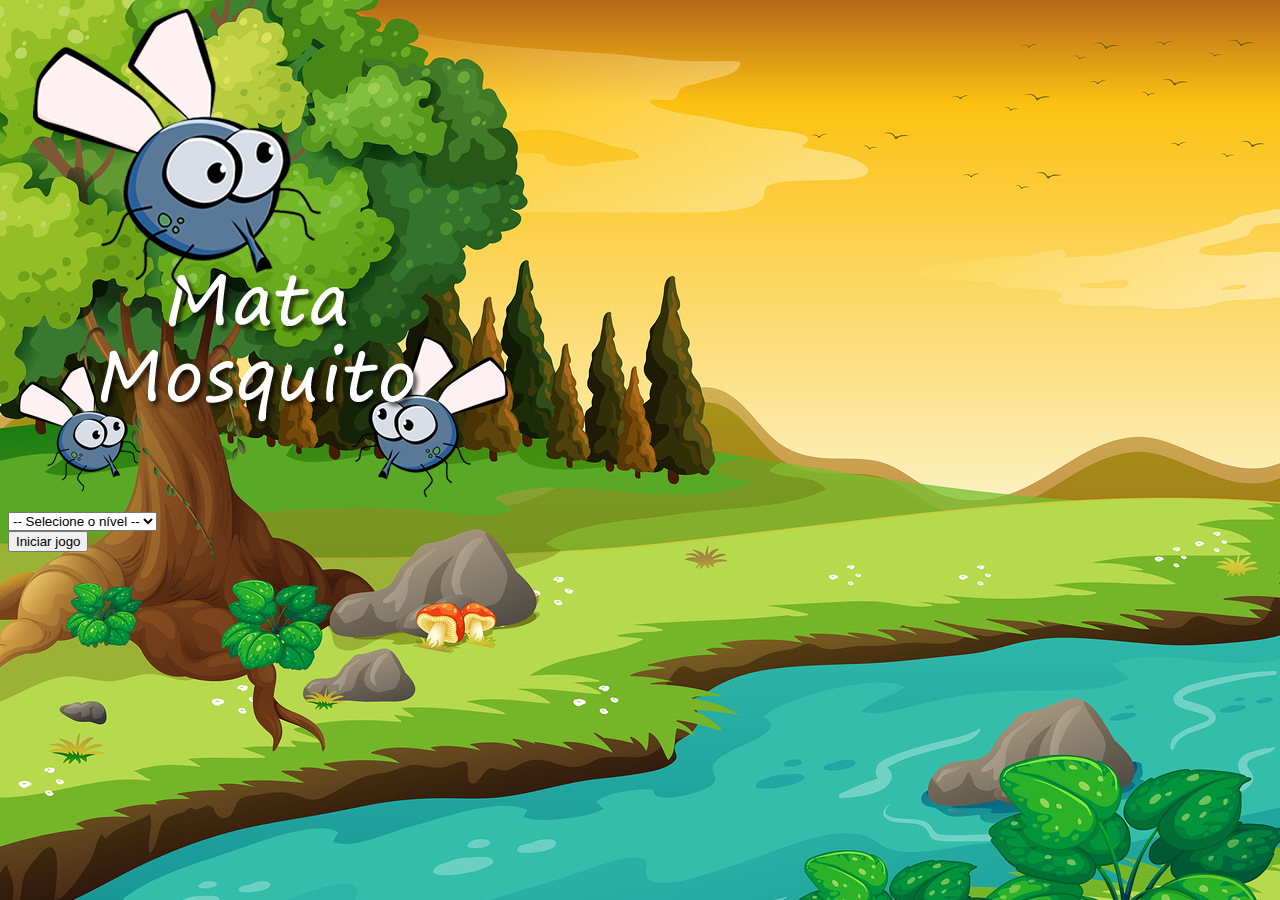
<file: index.html>
<!DOCTYPE html>
<html>
	<head>
		<title></title>
		<meta charset="utf-8" />
		<link href="https://cdn.jsdelivr.net/npm/bootstrap@5.0.0-beta1/dist/css/bootstrap.min.css" rel="stylesheet" integrity="sha384-giJF6kkoqNQ00vy+HMDP7azOuL0xtbfIcaT9wjKHr8RbDVddVHyTfAAsrekwKmP1" crossorigin="anonymous">

		<link rel="stylesheet" href="estilo.css" />

		<script>
			function iniciarJogo() {
				var nivel = document.getElementById('nivel').value

				if (nivel === '') {
					alert('Selecione um nível para iniciar o jogo.')
					return false
				}
				
				window.location.href = "app.html?" + nivel
			}
		</script>
	</head>
	<body>

		<div class="container">
			<div class="row">
				<div class="col">
					<div class="d-flex justify-content-center">
						<img src="imagens/game.png" />
					</div>
				</div>
			</div>

			<div class="row">
				<div class="col">
					<div class="d-flex justify-content-center">
						<div class="mb-2">
							<select class="form-control" id="nivel">
								<option value="">-- Selecione o nível --</option>
								<option value="normal">Normal</option>
								<option value="dificil">Difícil</option>
								<option value="chucknorris">Chuck Norris</option>
							</select>
						</div>
					</div>
				</div>
			</div>

			<div class="container">
			<div class="row">
				<div class="col">
					<div class="d-flex justify-content-center">
						<button type="button" class="btn btn-danger btn-lg" onclick="iniciarJogo()">Iniciar jogo</button>
					</div>
				</div>
			</div>
		</div>

	</body>
</html>
</file>
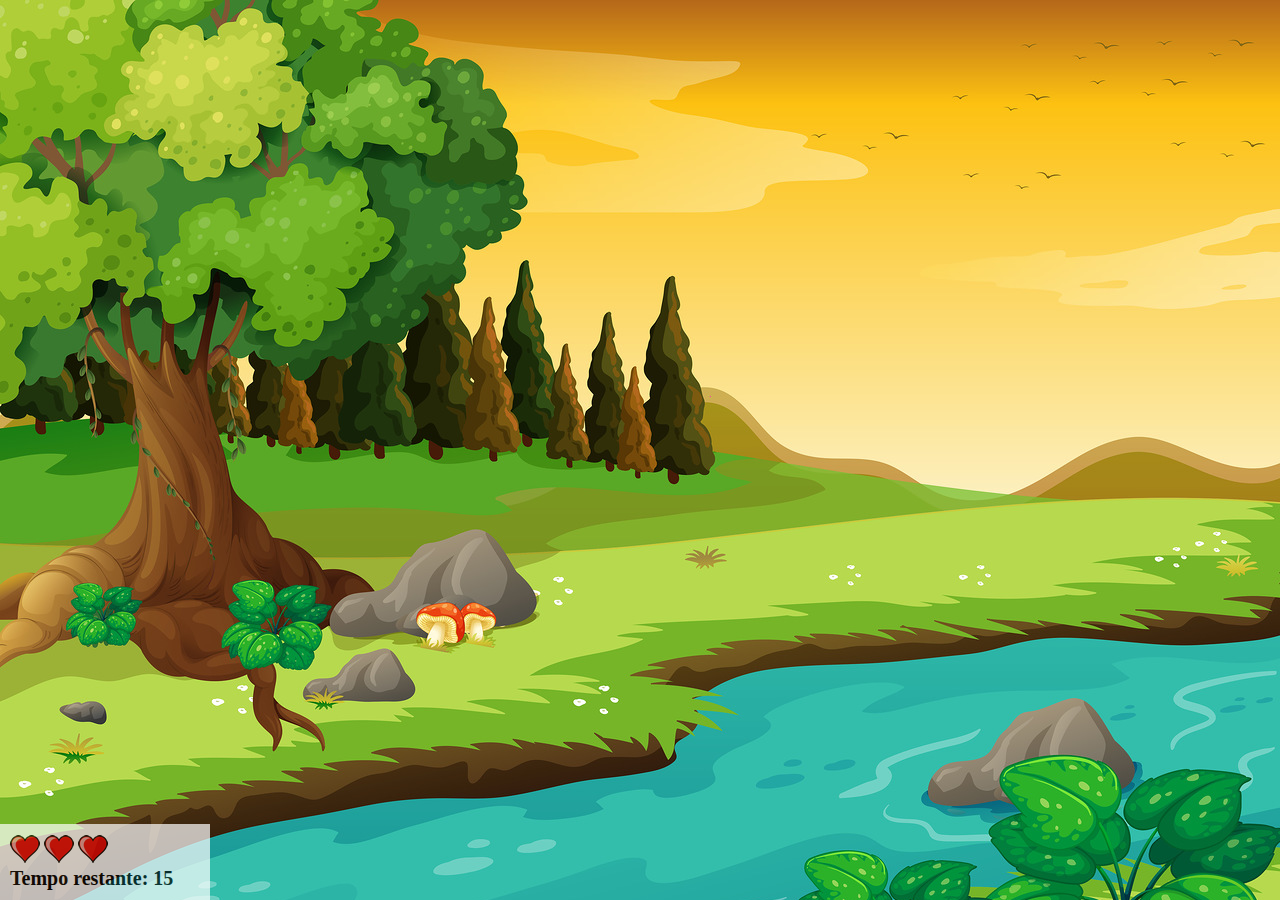
<file: app.html>
<!DOCTYPE html>
<html>
	<head>
		<title></title>
		<meta charset="utf-8" />
		<link rel="stylesheet" href="estilo.css">
		<script src="jogo.js"></script>
	</head>
	<body onresize="ajustaTamanhoPalcoJogo()">

		<div class="painel">
			<div class="vidas">
				<img id="v1" src="imagens/coracao_cheio.png" />
				<img id="v2" src="imagens/coracao_cheio.png" />
				<img id="v3" src="imagens/coracao_cheio.png" />
			</div>

			<div class="cronometro">Tempo restante: <span id="cronometro"></span></div>
		</div>

		<script>
			document.getElementById('cronometro').innerHTML = tempo

			var criaMosquito = setInterval(function() {
				posicaoRandomica()	
			}, criaMosquitoTempo)
		</script>
	</body>
</html>
</file>
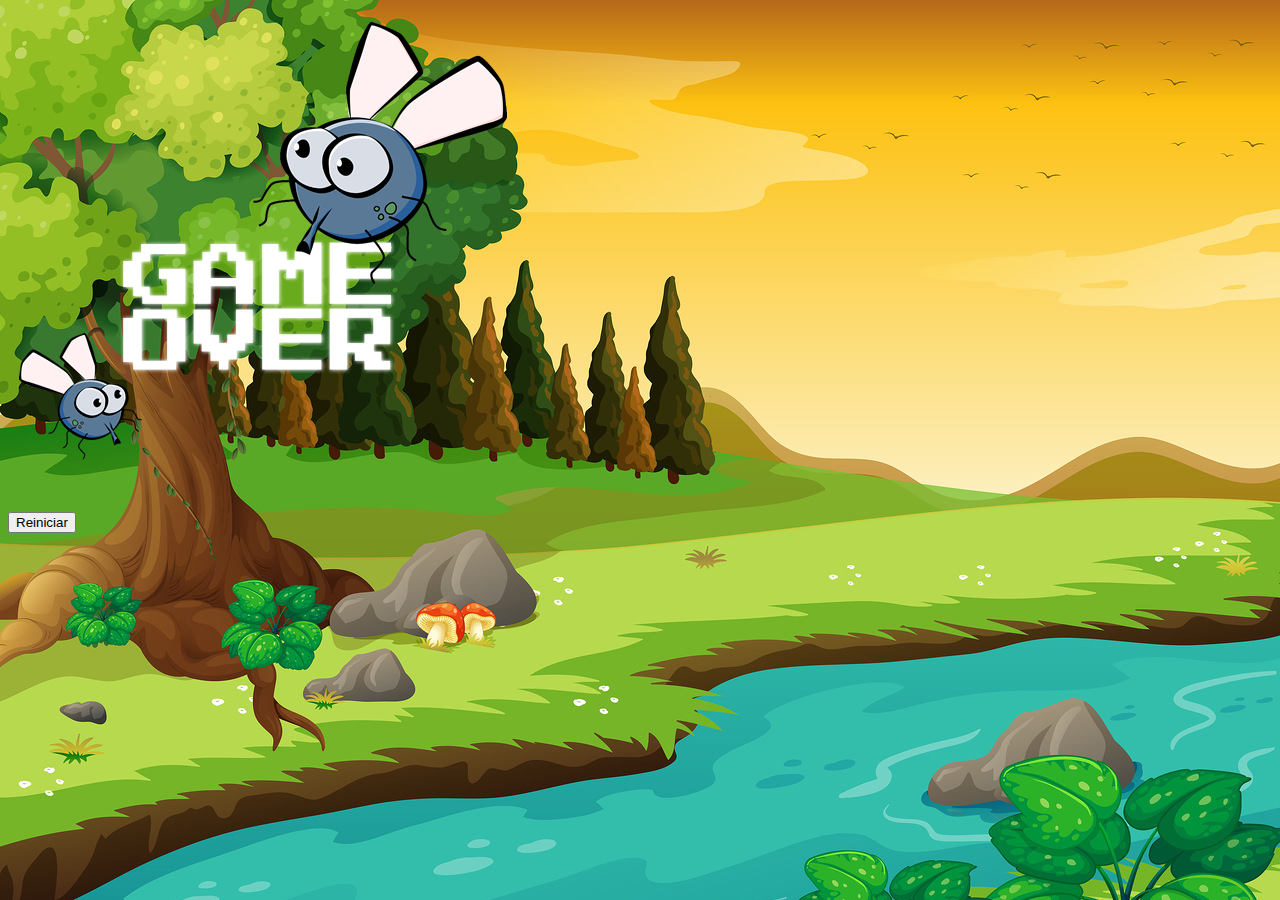
<file: fim_de_jogo.html>
<!DOCTYPE html>
<html>
	<head>
		<title></title>
		<meta charset="utf-8" />
		<link href="https://cdn.jsdelivr.net/npm/bootstrap@5.0.0-beta1/dist/css/bootstrap.min.css" rel="stylesheet" integrity="sha384-giJF6kkoqNQ00vy+HMDP7azOuL0xtbfIcaT9wjKHr8RbDVddVHyTfAAsrekwKmP1" crossorigin="anonymous">

		<link rel="stylesheet" href="estilo.css" />
	</head>
	<body>

		<div class="container">
			<div class="row">
				<div class="col">
					<div class="d-flex justify-content-center">
						<img src="imagens/game_over.png" />
					</div>
				</div>
			</div>

			<div class="container">
			<div class="row">
				<div class="col">
					<div class="d-flex justify-content-center">
						<button type="button" class="btn btn-dark btn-lg" onclick="window.location.href = 'index.html' ">Reiniciar</button>
					</div>
				</div>
			</div>
		</div>

	</body>
</html>
</file>
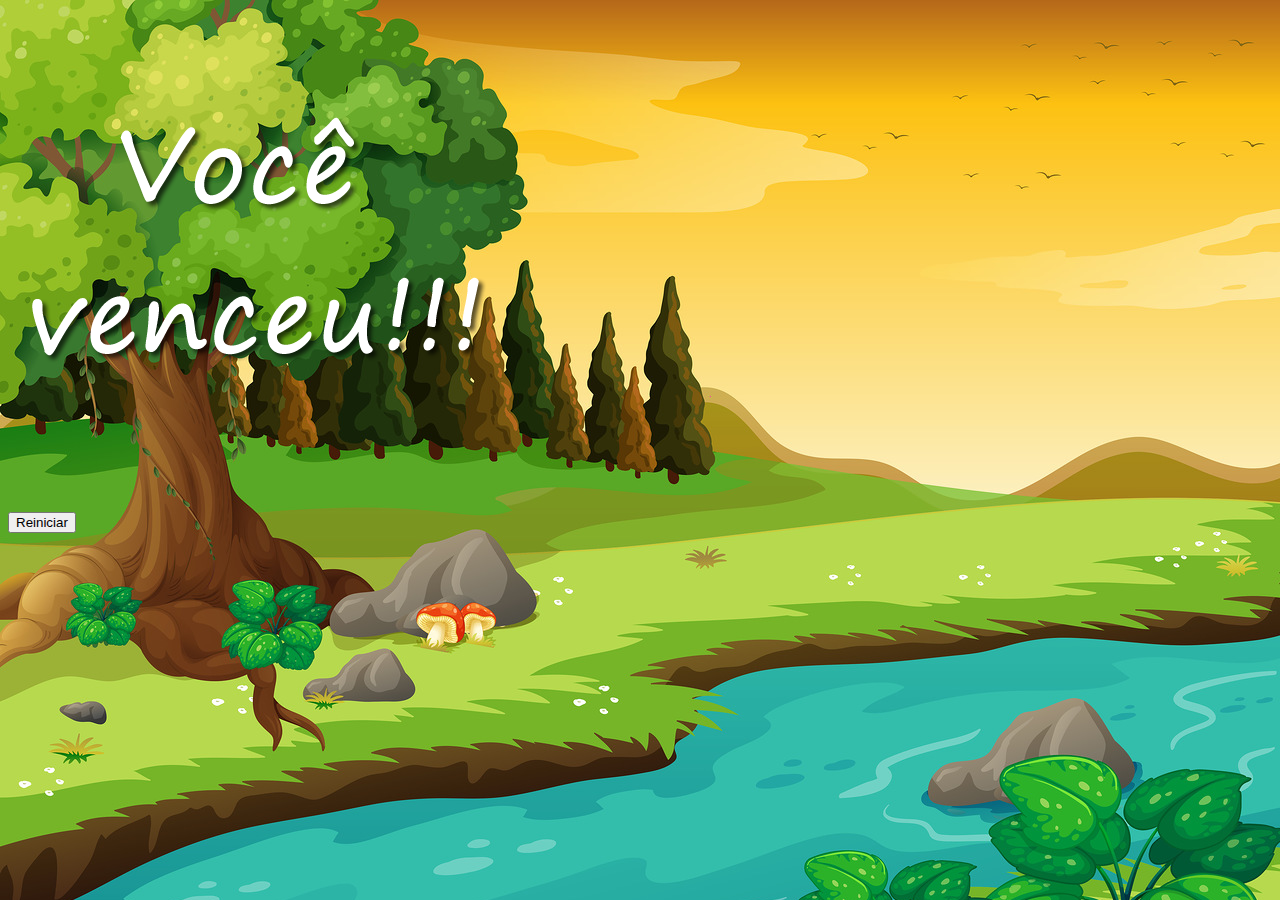
<file: vitoria.html>
<!DOCTYPE html>
<html>
	<head>
		<title></title>
		<meta charset="utf-8" />
		<link href="https://cdn.jsdelivr.net/npm/bootstrap@5.0.0-beta1/dist/css/bootstrap.min.css" rel="stylesheet" integrity="sha384-giJF6kkoqNQ00vy+HMDP7azOuL0xtbfIcaT9wjKHr8RbDVddVHyTfAAsrekwKmP1" crossorigin="anonymous">

		<link rel="stylesheet" href="estilo.css" />
	</head>
	<body>

		<div class="container">
			<div class="row">
				<div class="col">
					<div class="d-flex justify-content-center">
						<img src="imagens/vitoria.png" />
					</div>
				</div>
			</div>

			<div class="container">
			<div class="row">
				<div class="col">
					<div class="d-flex justify-content-center">
						<button type="button" class="btn btn-dark btn-lg" onclick="window.location.href = 'index.html' ">Reiniciar</button>
					</div>
				</div>
			</div>
		</div>

	</body>
</html>
</file>
<file: estilo.css>
html {
	cursor: url(imagens/mata_mosquito.png) 30 30, auto;
}

body {
	background-image: url(imagens/bg.jpg);
	background-repeat: no-repeat; 
	background-size: cover;
}

.mosquito1 {
	width: 50px;
	height: 50px;
}

.mosquito2 {
	width: 70px;
	height: 70px;
}

.mosquito3 {
	width: 90px;
	height: 90px;
}

.ladoA {
	transform: scaleX(1);
}

.ladoB {
	transform: scaleX(-1);
}

.painel {
	position: absolute;
	width: 190px;
	padding: 10px;
	bottom: 0px;
	border-top: solid 1px #fff;
	background-color: #fff;
	opacity: 0.7;
	left: 0px;
}

.vidas {
	float: left;
}

.cronometro {
	float: left;
	font-size: 20px;
	font-weight: bold;
}
</file>
